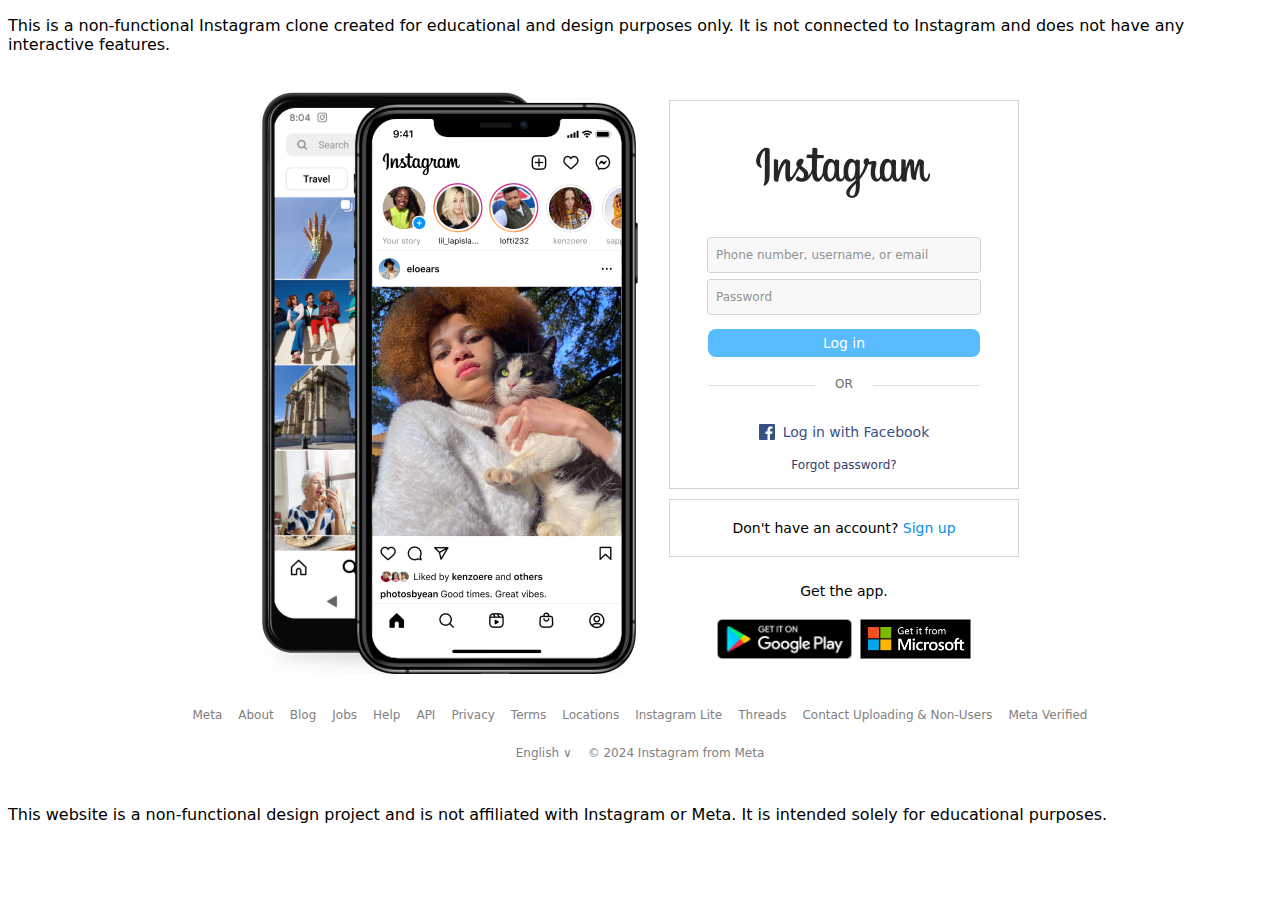
<file: index.html>
<!DOCTYPE html>
<html lang="en">

<head>
    <meta charset="UTF-8">
    <meta name="viewport" content="width=device-width, initial-scale=1.0">
    <link rel="stylesheet" href="styles/general.css">
    <link rel="icon" type="image/x-icon" href="resources/image.png">
    <meta name="description" content="Non functional Instagram clone Project">
    <meta name="description" content="A front-end design mockup inspired by Instagram. This is a static, non-functional project for educational purposes.">

    <!-- So this clone site has been marked as dangerous, let me clarify this is non functional, just front-end design project.  -->
    <title>Instagram Clone</title>
    <script>
        // Array to store the z-index values
        let zIndexValues = [1, 0, 0, 0]; // Initial z-index values
    
        // Function to update the z-index values
        function updateZIndex() {
            // Move the last value to the beginning
            zIndexValues.unshift(zIndexValues.pop());
    
            // Get all demo pictures divs
            const demoPictures = document.querySelectorAll('.phone-proto > div');
    
            // Update the z-index of each div
            demoPictures.forEach((div, index) => {
                div.style.zIndex = zIndexValues[index];
            });
        }
    
        // Initial setup
        updateZIndex();
    
        // Update every 3 seconds
        setInterval(updateZIndex, 3000);
    </script>
    
</head>

<body>
    <section class="notice">
            <p>This is a non-functional Instagram clone created for educational and design purposes only. It is not connected to Instagram and does not have any interactive features.</p>
        </section>
    <main>
        <section class="section-left">
            <div class="phone-proto">
                <img src="resources/home-phones.png" alt="">
                <div class="demo-pictures-1">
                    <img src="resources/screenshot1.png" alt="">
                </div>
                <div class="demo-pictures-2">
                    <img src="resources/screenshot2.png" alt="">
                </div>
                <div class="demo-pictures-3">
                    <img src="resources/screenshot3.png" alt="">
                </div>
                <div class="demo-pictures-4">
                    <img src="resources/screenshot4.png" alt="">
                </div>
            </div>
        </section>
        <section class="section-right">
            <div class="right-top">
                <div class="logo-section">
                    <div class="logo-container clickable"></div>
                </div>
                <div><input class="user-login" type="text" placeholder="Phone number, username, or email"></div>
                <div><input class="user-password" type="password" placeholder="Password"></div>
                <div><button class="login-button clickable">Log in</button></div>
                <div class="divider-container">
                    <div class="divider">
                        <hr class="hr-custom">
                        <div class="text-or">OR</div>
                    </div>
                </div>
                <div class="facebook-login clickable">
                    <div class="facebook-login-left"></div>
                    <div class="facebook-login-right">Log in with Facebook</div>
                </div>
                <div class="facebook-forgot-pass clickable">Forgot password?</div>
            </div>
            <div class="right-middle">
                <p>Don't have an account? <span class="clickable">Sign up</span></p>
            </div>
            <div class="right-bottom">
                <p>Get the app.</p>
                <div class="app-links clickable">
                    <div class="google-play-url"><img src="resources/GooglePlay-Link-Img.png" alt=""></div>
                    <div class="ms-store-url"><img src="resources/MicrosoftStore-Link-Img.png" alt=""></div>
                </div>
                <div class="blank-space"></div>
            </div>
        </section>   
    </main>
    <footer>
        <div class="footer-div1">
            <span class="underline">Meta</span>
            <span class="underline">About</span>
            <span class="underline">Blog</span>
            <span class="underline">Jobs</span>
            <span class="underline">Help</span>
            <span class="underline">API</span>
            <span>Privacy</span>
            <span>Terms</span>
            <span>Locations</span>
            <span>Instagram Lite</span>
            <span class="underline">Threads</span>
            <span>Contact Uploading & Non-Users</span>
            <span>Meta Verified</span>
        </div>
        <div class="footer-div2">
            <span>English &#8744;</span>
            <span class="credits non-clickable">© 2024 Instagram from Meta</span>
        </div>
    </footer>
    <footer>
    <div class="footer-disclaimer">
        <p>This website is a non-functional design project and is not affiliated with Instagram or Meta. It is intended solely for educational purposes.</p>
    </div>
</footer>
</body>

</html>
</file>
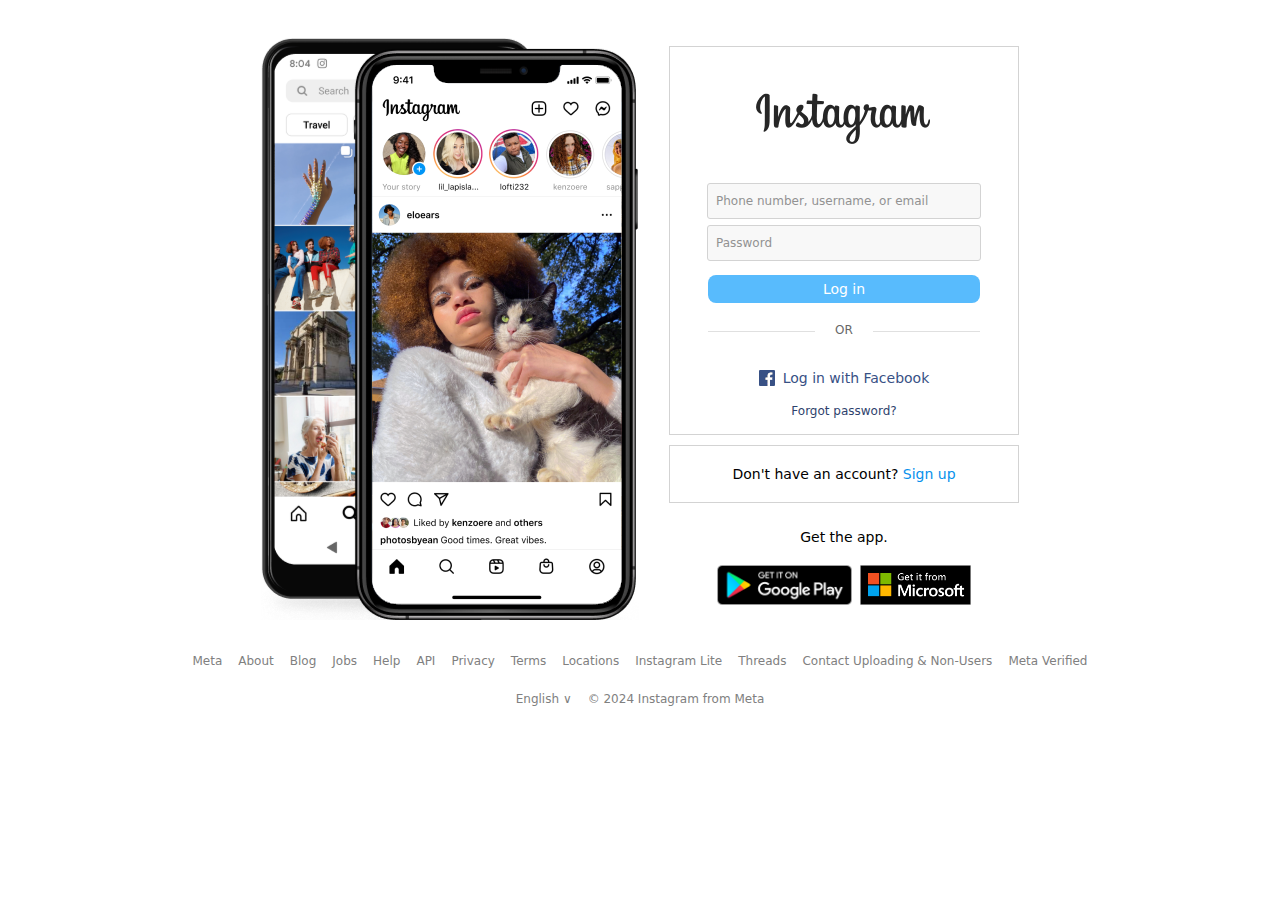
<file: Instagram Clone/index.html>
<!DOCTYPE html>
<html lang="en">

<head>
    <meta charset="UTF-8">
    <meta name="viewport" content="width=device-width, initial-scale=1.0">
    <link rel="stylesheet" href="styles/general.css">
    <link rel="icon" type="image/x-icon" href="resources/image.png">
    <title>Instagram</title>
    <script>
        // Array to store the z-index values
        let zIndexValues = [1, 0, 0, 0]; // Initial z-index values
    
        // Function to update the z-index values
        function updateZIndex() {
            // Move the last value to the beginning
            zIndexValues.unshift(zIndexValues.pop());
    
            // Get all demo pictures divs
            const demoPictures = document.querySelectorAll('.phone-proto > div');
    
            // Update the z-index of each div
            demoPictures.forEach((div, index) => {
                div.style.zIndex = zIndexValues[index];
            });
        }
    
        // Initial setup
        updateZIndex();
    
        // Update every 3 seconds
        setInterval(updateZIndex, 3000);
    </script>
    
</head>

<body>
    <main>
        <section class="section-left">
            <div class="phone-proto">
                <img src="resources/home-phones.png" alt="">
                <div class="demo-pictures-1">
                    <img src="resources/screenshot1.png" alt="">
                </div>
                <div class="demo-pictures-2">
                    <img src="resources/screenshot2.png" alt="">
                </div>
                <div class="demo-pictures-3">
                    <img src="resources/screenshot3.png" alt="">
                </div>
                <div class="demo-pictures-4">
                    <img src="resources/screenshot4.png" alt="">
                </div>
            </div>
        </section>
        <section class="section-right">
            <div class="right-top">
                <div class="logo-section">
                    <div class="logo-container clickable"></div>
                </div>
                <div><input class="user-login" type="text" placeholder="Phone number, username, or email"></div>
                <div><input class="user-password" type="password" placeholder="Password"></div>
                <div><button class="login-button clickable">Log in</button></div>
                <div class="divider-container">
                    <div class="divider">
                        <hr class="hr-custom">
                        <div class="text-or">OR</div>
                    </div>
                </div>
                <div class="facebook-login clickable">
                    <div class="facebook-login-left"></div>
                    <div class="facebook-login-right">Log in with Facebook</div>
                </div>
                <div class="facebook-forgot-pass clickable">Forgot password?</div>
            </div>
            <div class="right-middle">
                <p>Don't have an account? <span class="clickable">Sign up</span></p>
            </div>
            <div class="right-bottom">
                <p>Get the app.</p>
                <div class="app-links clickable">
                    <div class="google-play-url"><img src="resources/GooglePlay-Link-Img.png" alt=""></div>
                    <div class="ms-store-url"><img src="resources/MicrosoftStore-Link-Img.png" alt=""></div>
                </div>
                <div class="blank-space"></div>
            </div>
        </section>   
    </main>
    <footer>
        <div class="footer-div1">
            <span class="underline">Meta</span>
            <span class="underline">About</span>
            <span class="underline">Blog</span>
            <span class="underline">Jobs</span>
            <span class="underline">Help</span>
            <span class="underline">API</span>
            <span>Privacy</span>
            <span>Terms</span>
            <span>Locations</span>
            <span>Instagram Lite</span>
            <span class="underline">Threads</span>
            <span>Contact Uploading & Non-Users</span>
            <span>Meta Verified</span>
        </div>
        <div class="footer-div2">
            <span>English &#8744;</span>
            <span class="credits non-clickable">© 2024 Instagram from Meta</span>
        </div>
    </footer>
</body>

</html>
</file>
<file: styles/general.css>
* {
    font-family: system-ui, -apple-system, BlinkMacSystemFont, 'Segoe UI', Roboto, Oxygen, Ubuntu, Cantarell, 'Open Sans', 'Helvetica Neue', sans-serif;
}
@media (max-width: 875px) {
    .section-left {
        display: none;
    }
    
}
@media (max-width: 450px){
    .right-top,
    .right-middle {
        border: none !important;
    }
    .right-bottom {
        background-color: white !important;
    }
    .blank-space {
        z-index: 2 !important;
    }
}

.clickable {
    cursor: pointer;
}
footer span {
    cursor: pointer;
}
.non-clickable {
    cursor:text !important;
}
.underline:hover {
    text-decoration: underline;
}
button {
    box-sizing: content-box;
    padding: 0;
}
main {
    justify-content: center;
    /* background-color: rgba(144, 238, 144, 0.685); */
    margin-top: 38px;
    display: flex;

}
.section-left {
    margin: 0;
    margin-right: 30px;
}
.section-right {
    margin: 0;
    /* border: 1px dotted black; */
    /* width: 348px; */
    margin-top: 8px;
}
.logo-container {
    /* border: 1px solid rgba(165, 42, 42, 0.096); */
    width: 176px;
    height: 52px;
    background-image: url(../resources/void/8n91YnfPq0s.png);
    background-position: 0 -52px;
    background-repeat: no-repeat;
    margin-top: 46px;
}
.right-top,
.right-middle {
    border: 1px solid lightgray;
}
.right-top > div,
.right-middle,
.right-bottom {
    display: flex;
    justify-content: center;
    
    
}
.logo-section {
    width: 348px;
}
.user-login,
.user-password {
    margin-top: 38px; 
    width: 256px;
    padding: 10px 8px;
    font-size: 12px;
    border: lightgray 1px solid;
    border-radius: 3px;
    background-color: rgb(248, 248, 248);
}
.user-password {
    margin-top: 6px;
}
.user-login:focus,
.user-password:focus {
    outline: none;
    border-color: rgb(148, 148, 148);
    /* border-color: rgb(230, 13, 13); */
}
.user-login::placeholder,
.user-password::placeholder {
    color: rgb(146, 146, 146);
}
.login-button {
    background-color: rgb(88, 187, 253) !important;
    color: white;
    font-weight: 500;
    width: 256px;
    font-size: 14px;
    padding: 6px 8px;
    border-radius: 8px;
    border: none;
    margin-top: 14px;
}
hr.hr-custom {
    width: 272px;
    border: none;
    border-top: 1.5px solid rgb(224, 224, 224);
}
.divider {
    position: relative;
    display: flex;
    justify-content: center;
}
.text-or {
    z-index: 5;
    background-color: white;
    padding: 0 20px;
    color: rgb(104, 104, 104);
    position: absolute;
    font-size: 12px;
    font-weight: 500;
    
}
.divider-container {
    margin: 20px 0;
}
.facebook-login {
    display: flex;
    align-items: center;
    margin-top: 30px;
}
.facebook-login-left {
    height: 16px;
    width: 16px;
    background-image: url(../resources/void//TJztmXpWTmS.png);
    background-repeat: no-repeat;
    background-position: -414px -259px;
}
.facebook-login-right {
    font-size: 14px;
    font-weight: 500;
    margin-left: 8px;
    color: rgb(56, 81, 133);
}
.facebook-forgot-pass {
    margin-top: 18px;
    margin-bottom: 16px;
    font-size: 12px;
    color: rgb(46, 66, 109);
}
.right-middle {
    margin-top: 10px;
    padding: 6px 0;
}
.right-middle > p {
    font-size: 14px;
    display: block;
}
.right-middle > p > span {
    font-weight: 500;
    color: rgb(7, 145, 236);
}
.right-bottom {
    font-size: 14px;
    margin-top: 4px;
    padding: 8px 0; 
    flex-flow: column;
    align-items: center;
}
.google-play-url img,
.ms-store-url img{
    height: 40px;
}
.google-play-url {
    margin-right: 8px;
}
.app-links {
    display: flex;
    margin-top: 6px;
}
footer {
    display: flex;
    flex-direction: column;
    margin-top: 24px;;
}
.footer-div1,
.footer-div2 {
    display: flex;
    justify-content: center;
    flex-wrap: wrap;
    line-height: 24px;
}
.footer-div1 >span {
    color: gray;
    font-size: 12px;
    padding: 0 8px;

}
.footer-div2 {
    margin-top: 14px;
}
.footer-div2 > span {
    color: gray;
    font-size: 12px;
}
.credits {
    margin-left: 16px;
}

.phone-proto {
    position: relative;
}
.demo-pictures-1 {
    position: absolute;
    top: 26px;
    left: 111px;
    z-index: 1;
}
.demo-pictures-2 {
    position: absolute;
    top: 26px;
    left: 111px;
    z-index: 0;
}
.demo-pictures-3 {
    position: absolute;
    top: 26px;
    left: 111px;
    z-index: 0;
}
.demo-pictures-4 {
    position: absolute;
    top: 26px;
    left: 111px;
    z-index: 0;
}

.right-bottom,
.app-links, .right-bottom > p {
    position: relative;
    z-index: 1;
}
.blank-space {
    position: absolute;
    background-color: rgb(255, 255, 255);
    z-index: 0;
    width: 100%;
    height: 100%;
    top: 0;
}
</file>
<file: Instagram Clone/styles/general.css>
* {
    font-family: system-ui, -apple-system, BlinkMacSystemFont, 'Segoe UI', Roboto, Oxygen, Ubuntu, Cantarell, 'Open Sans', 'Helvetica Neue', sans-serif;
}
@media (max-width: 875px) {
    .section-left {
        display: none;
    }
    
}
@media (max-width: 450px){
    .right-top,
    .right-middle {
        border: none !important;
    }
    .right-bottom {
        background-color: white !important;
    }
    .blank-space {
        z-index: 2 !important;
    }
}

.clickable {
    cursor: pointer;
}
footer span {
    cursor: pointer;
}
.non-clickable {
    cursor:text !important;
}
.underline:hover {
    text-decoration: underline;
}
button {
    box-sizing: content-box;
    padding: 0;
}
main {
    justify-content: center;
    /* background-color: rgba(144, 238, 144, 0.685); */
    margin-top: 38px;
    display: flex;

}
.section-left {
    margin: 0;
    margin-right: 30px;
}
.section-right {
    margin: 0;
    /* border: 1px dotted black; */
    /* width: 348px; */
    margin-top: 8px;
}
.logo-container {
    /* border: 1px solid rgba(165, 42, 42, 0.096); */
    width: 176px;
    height: 52px;
    background-image: url(../resources/void/8n91YnfPq0s.png);
    background-position: 0 -52px;
    background-repeat: no-repeat;
    margin-top: 46px;
}
.right-top,
.right-middle {
    border: 1px solid lightgray;
}
.right-top > div,
.right-middle,
.right-bottom {
    display: flex;
    justify-content: center;
    
    
}
.logo-section {
    width: 348px;
}
.user-login,
.user-password {
    margin-top: 38px; 
    width: 256px;
    padding: 10px 8px;
    font-size: 12px;
    border: lightgray 1px solid;
    border-radius: 3px;
    background-color: rgb(248, 248, 248);
}
.user-password {
    margin-top: 6px;
}
.user-login:focus,
.user-password:focus {
    outline: none;
    border-color: rgb(148, 148, 148);
    /* border-color: rgb(230, 13, 13); */
}
.user-login::placeholder,
.user-password::placeholder {
    color: rgb(146, 146, 146);
}
.login-button {
    background-color: rgb(88, 187, 253) !important;
    color: white;
    font-weight: 500;
    width: 256px;
    font-size: 14px;
    padding: 6px 8px;
    border-radius: 8px;
    border: none;
    margin-top: 14px;
}
hr.hr-custom {
    width: 272px;
    border: none;
    border-top: 1.5px solid rgb(224, 224, 224);
}
.divider {
    position: relative;
    display: flex;
    justify-content: center;
}
.text-or {
    z-index: 5;
    background-color: white;
    padding: 0 20px;
    color: rgb(104, 104, 104);
    position: absolute;
    font-size: 12px;
    font-weight: 500;
    
}
.divider-container {
    margin: 20px 0;
}
.facebook-login {
    display: flex;
    align-items: center;
    margin-top: 30px;
}
.facebook-login-left {
    height: 16px;
    width: 16px;
    background-image: url(../resources/void//TJztmXpWTmS.png);
    background-repeat: no-repeat;
    background-position: -414px -259px;
}
.facebook-login-right {
    font-size: 14px;
    font-weight: 500;
    margin-left: 8px;
    color: rgb(56, 81, 133);
}
.facebook-forgot-pass {
    margin-top: 18px;
    margin-bottom: 16px;
    font-size: 12px;
    color: rgb(46, 66, 109);
}
.right-middle {
    margin-top: 10px;
    padding: 6px 0;
}
.right-middle > p {
    font-size: 14px;
    display: block;
}
.right-middle > p > span {
    font-weight: 500;
    color: rgb(7, 145, 236);
}
.right-bottom {
    font-size: 14px;
    margin-top: 4px;
    padding: 8px 0; 
    flex-flow: column;
    align-items: center;
}
.google-play-url img,
.ms-store-url img{
    height: 40px;
}
.google-play-url {
    margin-right: 8px;
}
.app-links {
    display: flex;
    margin-top: 6px;
}
footer {
    display: flex;
    flex-direction: column;
    margin-top: 24px;;
}
.footer-div1,
.footer-div2 {
    display: flex;
    justify-content: center;
    flex-wrap: wrap;
    line-height: 24px;
}
.footer-div1 >span {
    color: gray;
    font-size: 12px;
    padding: 0 8px;

}
.footer-div2 {
    margin-top: 14px;
}
.footer-div2 > span {
    color: gray;
    font-size: 12px;
}
.credits {
    margin-left: 16px;
}

.phone-proto {
    position: relative;
}
.demo-pictures-1 {
    position: absolute;
    top: 26px;
    left: 111px;
    z-index: 1;
}
.demo-pictures-2 {
    position: absolute;
    top: 26px;
    left: 111px;
    z-index: 0;
}
.demo-pictures-3 {
    position: absolute;
    top: 26px;
    left: 111px;
    z-index: 0;
}
.demo-pictures-4 {
    position: absolute;
    top: 26px;
    left: 111px;
    z-index: 0;
}

.right-bottom,
.app-links, .right-bottom > p {
    position: relative;
    z-index: 1;
}
.blank-space {
    position: absolute;
    background-color: rgb(255, 255, 255);
    z-index: 0;
    width: 100%;
    height: 100%;
    top: 0;
}
</file>
